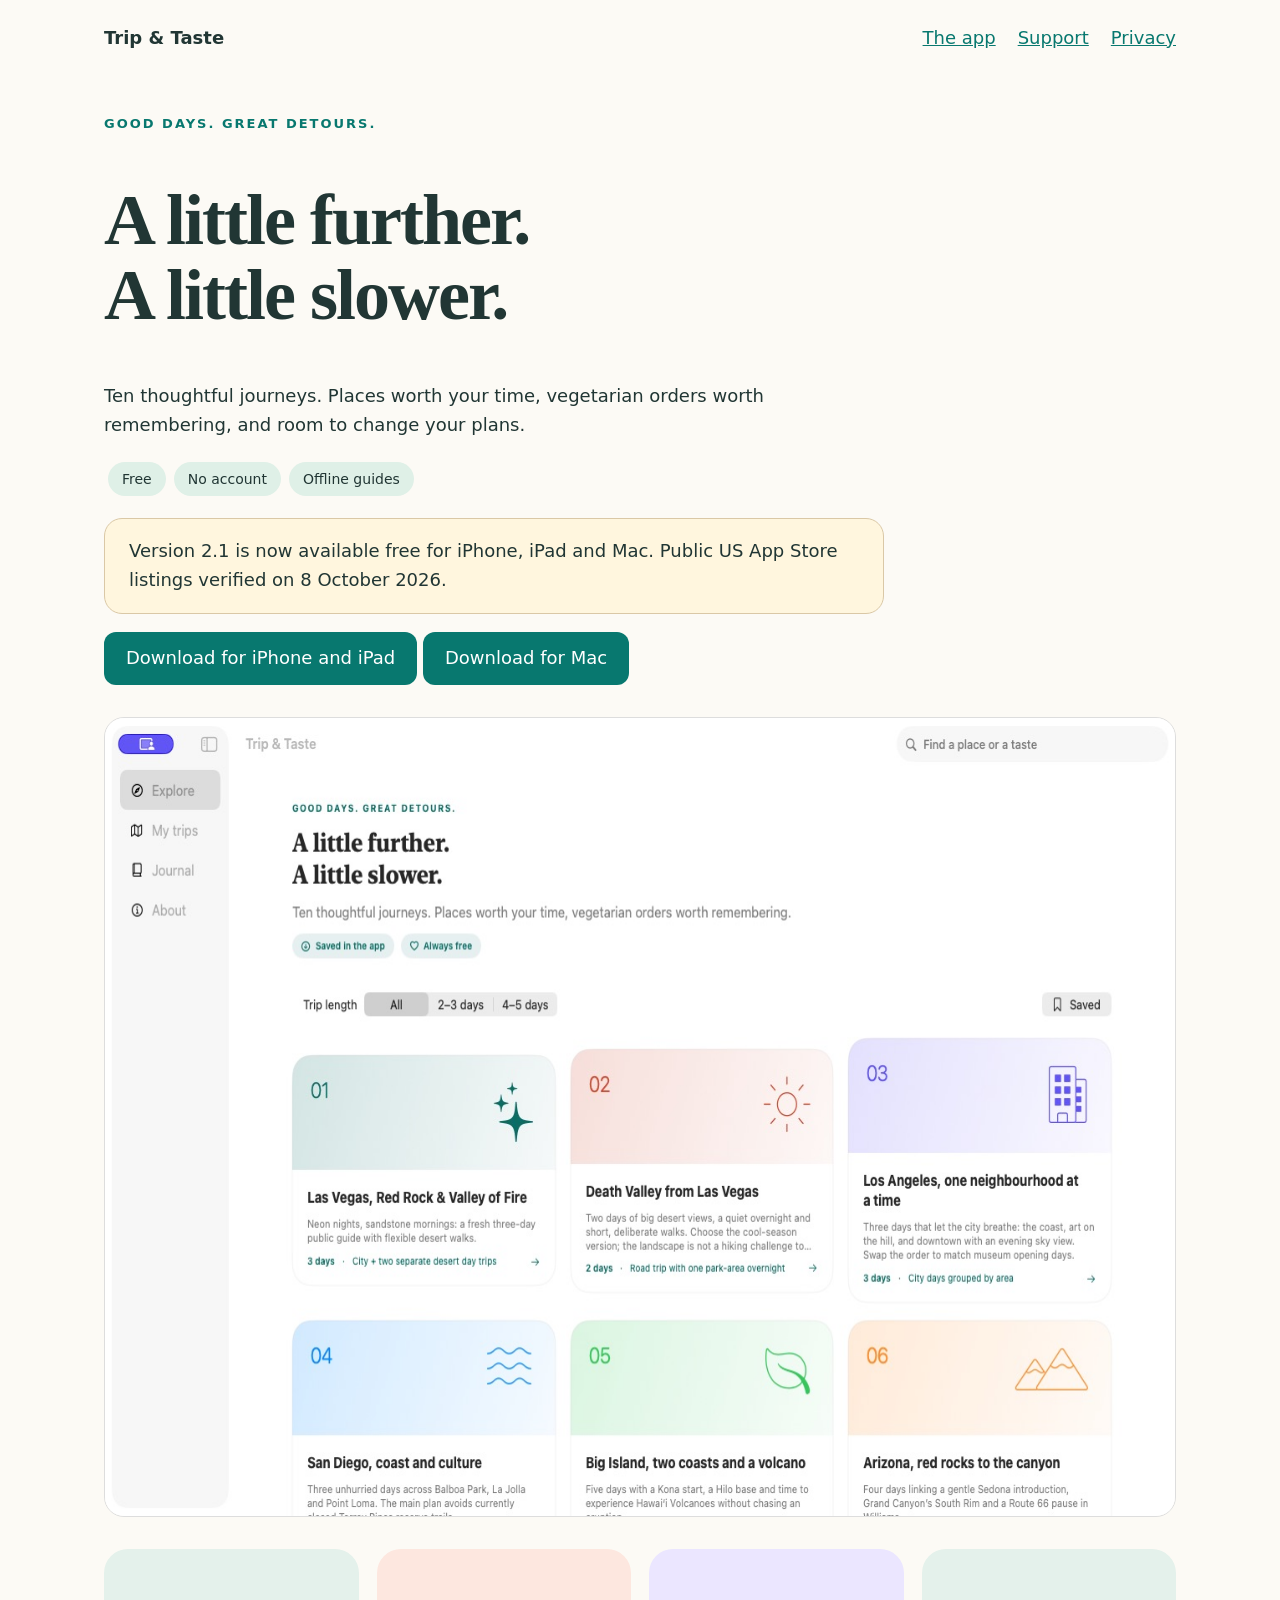
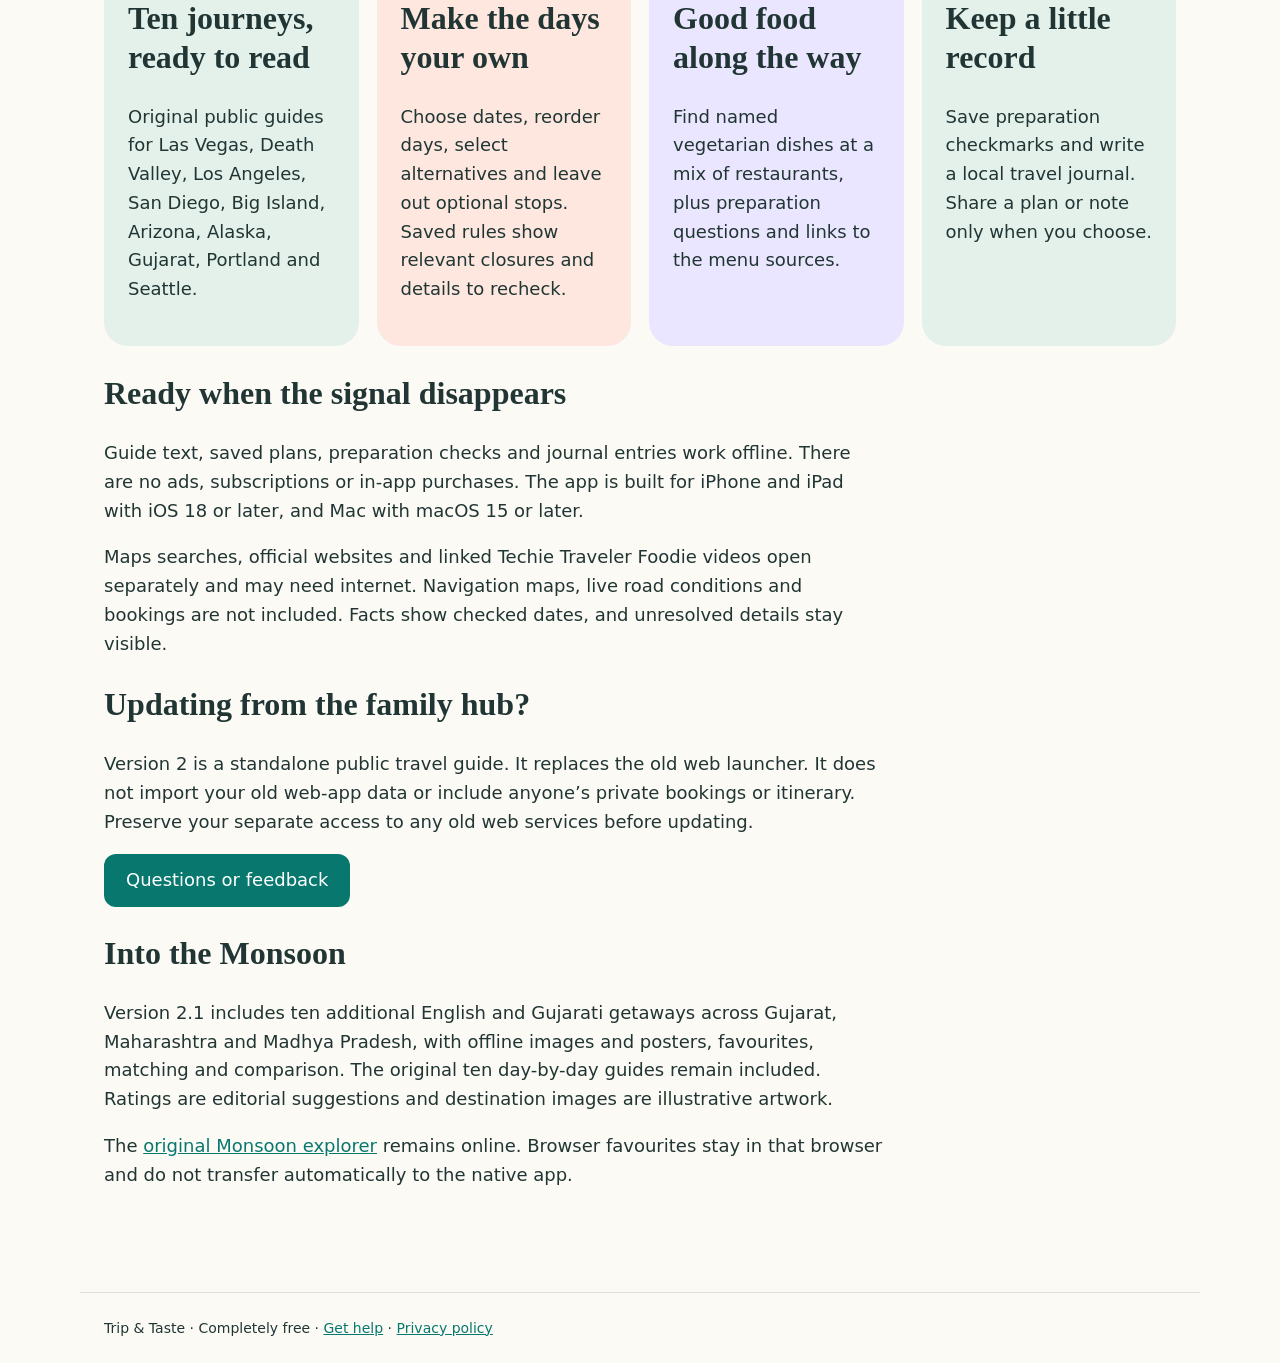
<file: index.html>
<!doctype html><html lang="en"><head><meta charset="utf-8"><meta name="viewport" content="width=device-width,initial-scale=1"><title>A little further. A little slower. · Trip &amp; Taste</title><meta name="description" content="Free offline travel guides, flexible trip plans and vegetarian recommendations for iPhone, iPad and Mac."><link rel="stylesheet" href="style.css"></head><body><header><a class="brand" href="index.html">Trip &amp; Taste</a><nav aria-label="Main"><a href="index.html">The app</a><a href="support.html">Support</a><a href="privacy.html">Privacy</a></nav></header><main><p class="eyebrow">GOOD DAYS. GREAT DETOURS.</p><h1>A little further.<br>A little slower.</h1><p>Ten thoughtful journeys. Places worth your time, vegetarian orders worth remembering, and room to change your plans.</p><p><span class="pill">Free</span><span class="pill">No account</span><span class="pill">Offline guides</span></p><p class="notice">Version 2.1 is now available free for iPhone, iPad and Mac. Public US App Store listings verified on 8 October 2026.</p><p><a class="button" href="https://apps.apple.com/us/app/trip-taste/id6744666016">Download for iPhone and iPad</a> <a class="button" href="https://apps.apple.com/us/app/trip-taste/id6744666016?platform=mac">Download for Mac</a></p><img class="shot" src="explore.jpg" width="1280" height="800" alt="The actual native Mac app showing its colorful destination guide catalog."><div class="grid"><section class="card"><h2>Ten journeys, ready to read</h2><p>Original public guides for Las Vegas, Death Valley, Los Angeles, San Diego, Big Island, Arizona, Alaska, Gujarat, Portland and Seattle.</p></section><section class="card"><h2>Make the days your own</h2><p>Choose dates, reorder days, select alternatives and leave out optional stops. Saved rules show relevant closures and details to recheck.</p></section><section class="card"><h2>Good food along the way</h2><p>Find named vegetarian dishes at a mix of restaurants, plus preparation questions and links to the menu sources.</p></section><section class="card"><h2>Keep a little record</h2><p>Save preparation checkmarks and write a local travel journal. Share a plan or note only when you choose.</p></section></div><h2>Ready when the signal disappears</h2><p>Guide text, saved plans, preparation checks and journal entries work offline. There are no ads, subscriptions or in-app purchases. The app is built for iPhone and iPad with iOS 18 or later, and Mac with macOS 15 or later.</p><p>Maps searches, official websites and linked Techie Traveler Foodie videos open separately and may need internet. Navigation maps, live road conditions and bookings are not included. Facts show checked dates, and unresolved details stay visible.</p><h2>Updating from the family hub?</h2><p>Version 2 is a standalone public travel guide. It replaces the old web launcher. It does not import your old web-app data or include anyone’s private bookings or itinerary. Preserve your separate access to any old web services before updating.</p><a class="button" href="support.html">Questions or feedback</a><section id="monsoon"><h2>Into the Monsoon</h2><p>Version 2.1 includes ten additional English and Gujarati getaways across Gujarat, Maharashtra and Madhya Pradesh, with offline images and posters, favourites, matching and comparison. The original ten day-by-day guides remain included. Ratings are editorial suggestions and destination images are illustrative artwork.</p><p>The <a href="https://into-the-monsoon.parastarwars2022.chatgpt.site">original Monsoon explorer</a> remains online. Browser favourites stay in that browser and do not transfer automatically to the native app.</p></section></main><footer>Trip &amp; Taste · Completely free · <a href="support.html">Get help</a> · <a href="privacy.html">Privacy policy</a></footer></body></html>
</file>
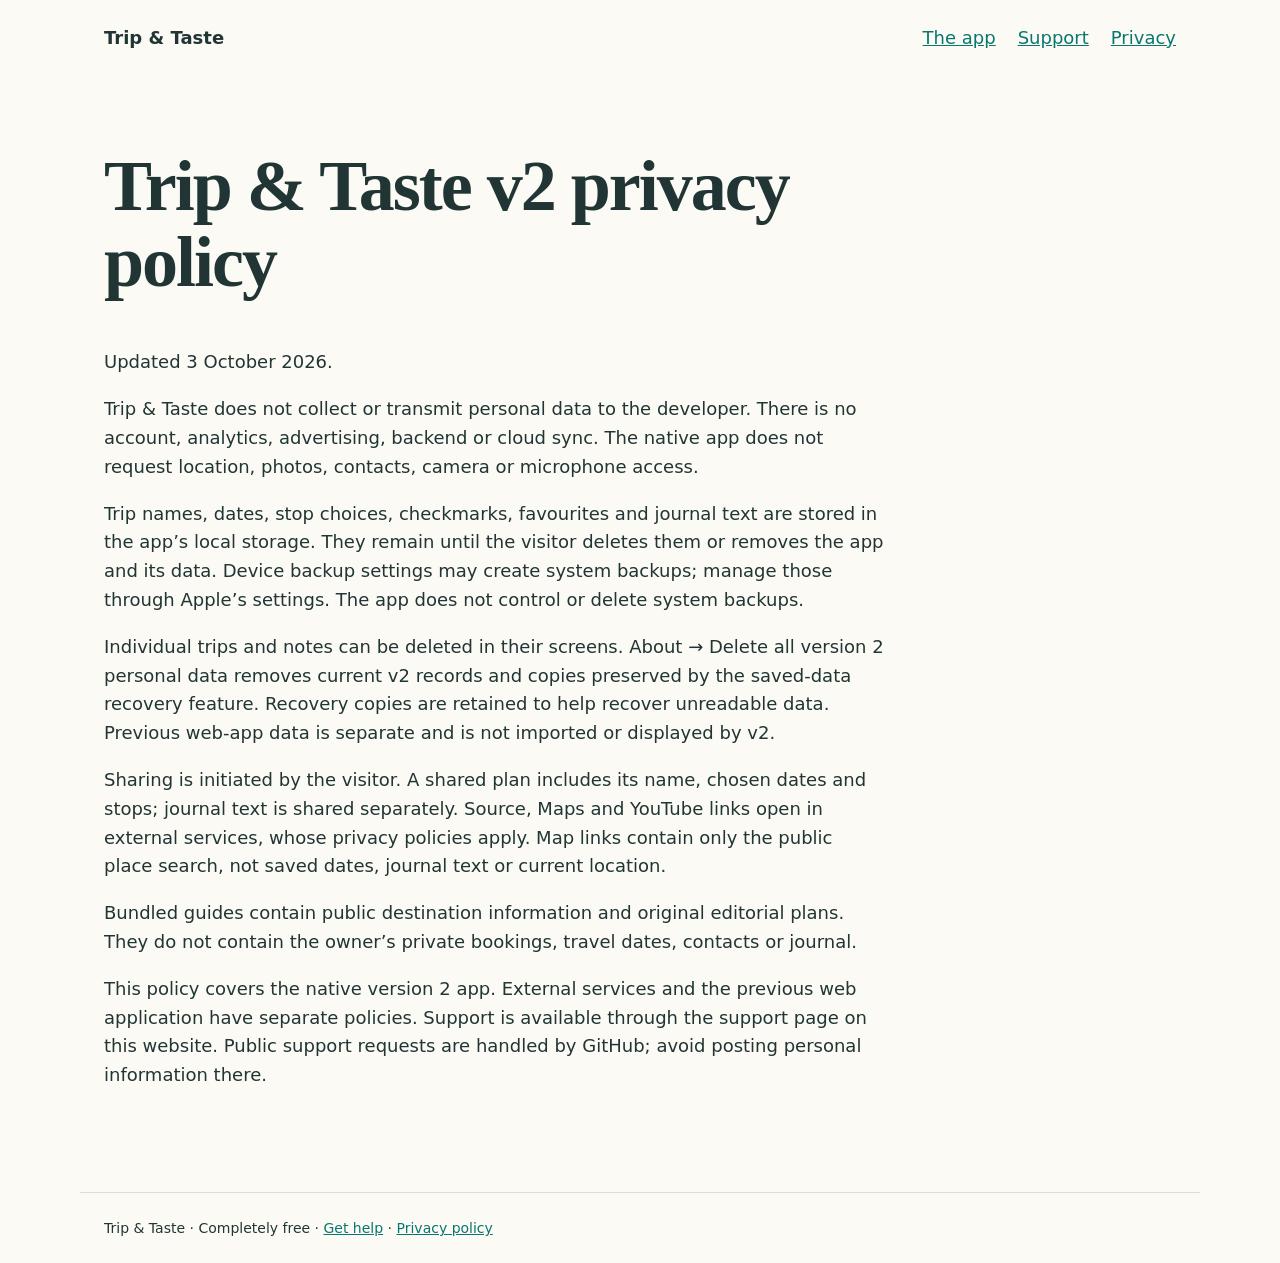
<file: privacy.html>
<!doctype html><html lang="en"><head><meta charset="utf-8"><meta name="viewport" content="width=device-width,initial-scale=1"><title>Privacy · Trip &amp; Taste</title><meta name="description" content="Free offline travel guides, flexible trip plans and vegetarian recommendations for iPhone, iPad and Mac."><link rel="stylesheet" href="style.css"></head><body><header><a class="brand" href="index.html">Trip &amp; Taste</a><nav aria-label="Main"><a href="index.html">The app</a><a href="support.html">Support</a><a href="privacy.html">Privacy</a></nav></header><main><h1>Trip &amp; Taste v2 privacy policy</h1><p>Updated 3 October 2026.</p><p>Trip &amp; Taste does not collect or transmit personal data to the developer. There is no account, analytics, advertising, backend or cloud sync. The native app does not request location, photos, contacts, camera or microphone access.</p><p>Trip names, dates, stop choices, checkmarks, favourites and journal text are stored in the app’s local storage. They remain until the visitor deletes them or removes the app and its data. Device backup settings may create system backups; manage those through Apple’s settings. The app does not control or delete system backups.</p><p>Individual trips and notes can be deleted in their screens. About → Delete all version 2 personal data removes current v2 records and copies preserved by the saved-data recovery feature. Recovery copies are retained to help recover unreadable data. Previous web-app data is separate and is not imported or displayed by v2.</p><p>Sharing is initiated by the visitor. A shared plan includes its name, chosen dates and stops; journal text is shared separately. Source, Maps and YouTube links open in external services, whose privacy policies apply. Map links contain only the public place search, not saved dates, journal text or current location.</p><p>Bundled guides contain public destination information and original editorial plans. They do not contain the owner’s private bookings, travel dates, contacts or journal.</p><p>This policy covers the native version 2 app. External services and the previous web application have separate policies. Support is available through the support page on this website. Public support requests are handled by GitHub; avoid posting personal information there.
</p></main><footer>Trip &amp; Taste · Completely free · <a href="support.html">Get help</a> · <a href="privacy.html">Privacy policy</a></footer></body></html>
</file>
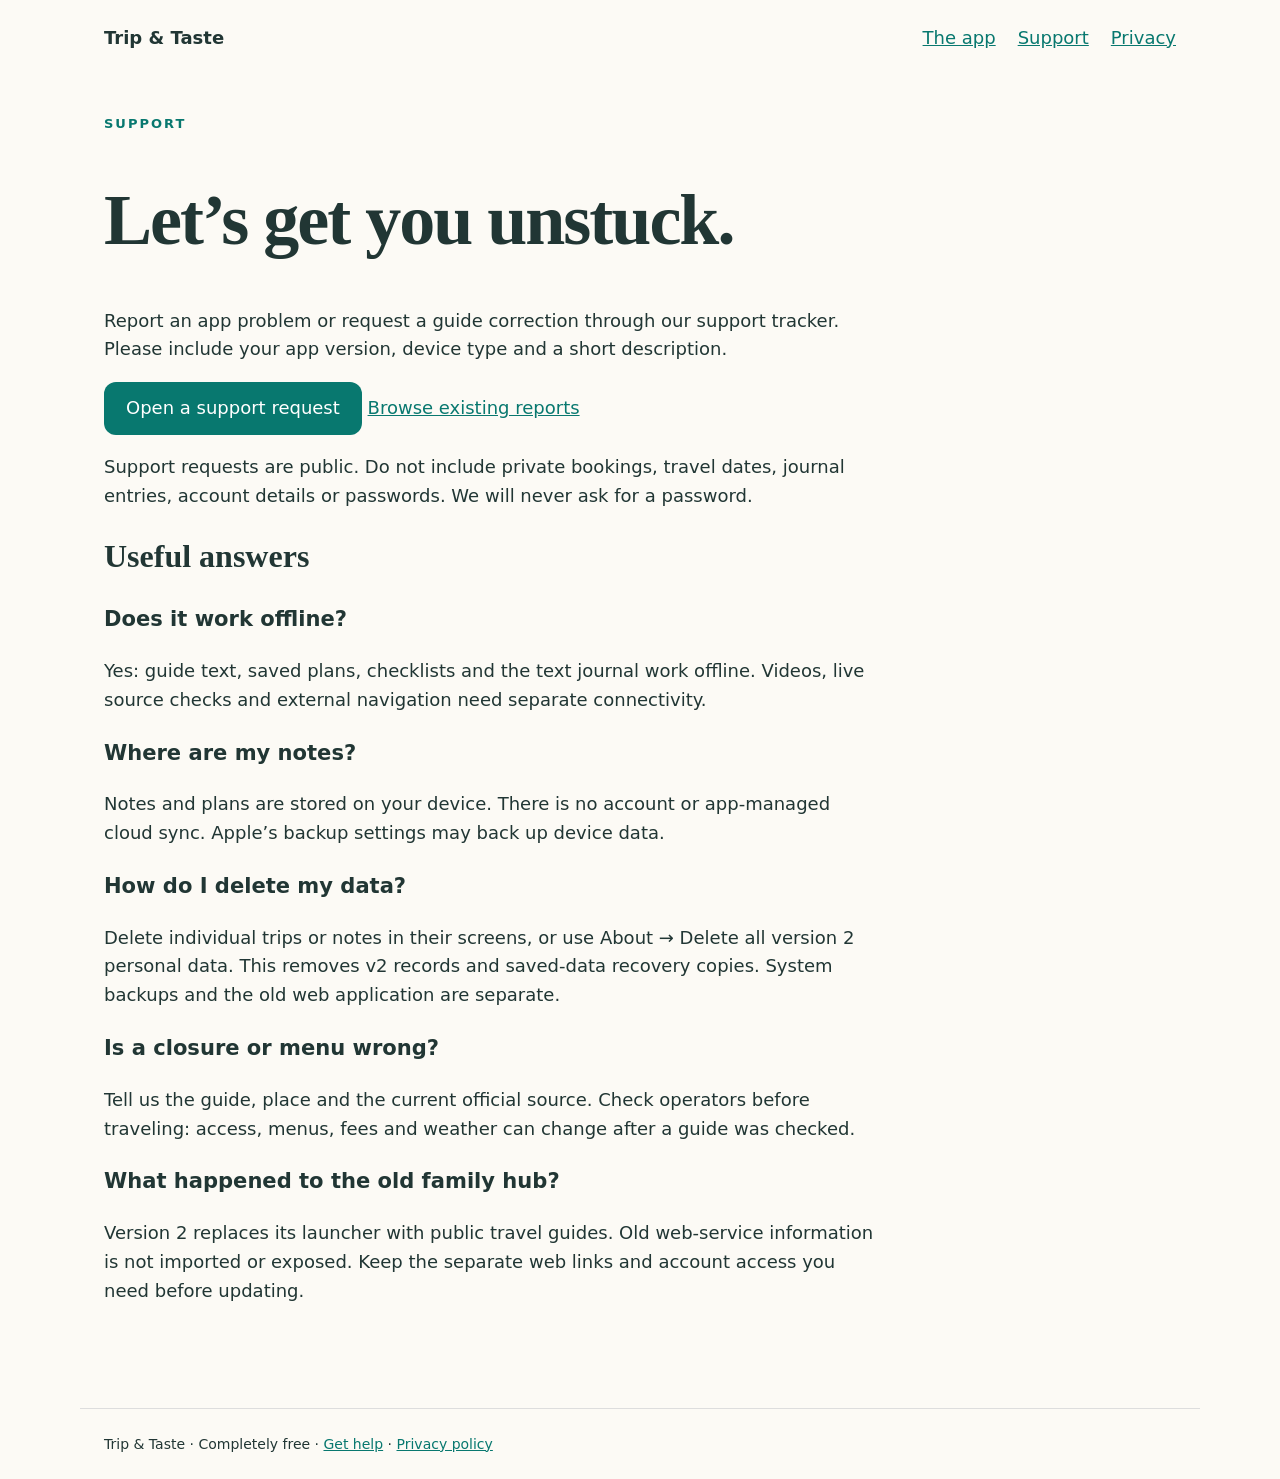
<file: support.html>
<!doctype html><html lang="en"><head><meta charset="utf-8"><meta name="viewport" content="width=device-width,initial-scale=1"><title>Support · Trip &amp; Taste</title><meta name="description" content="Free offline travel guides, flexible trip plans and vegetarian recommendations for iPhone, iPad and Mac."><link rel="stylesheet" href="style.css"></head><body><header><a class="brand" href="index.html">Trip &amp; Taste</a><nav aria-label="Main"><a href="index.html">The app</a><a href="support.html">Support</a><a href="privacy.html">Privacy</a></nav></header><main><p class="eyebrow">SUPPORT</p><h1>Let’s get you unstuck.</h1><p>Report an app problem or request a guide correction through our support tracker. Please include your app version, device type and a short description.</p><p><a class="button" href="https://github.com/pstarwars2026/trip-taste/issues/new/choose">Open a support request</a> <a href="https://github.com/pstarwars2026/trip-taste/issues">Browse existing reports</a></p><p>Support requests are public. Do not include private bookings, travel dates, journal entries, account details or passwords. We will never ask for a password.</p><h2>Useful answers</h2><h3>Does it work offline?</h3><p>Yes: guide text, saved plans, checklists and the text journal work offline. Videos, live source checks and external navigation need separate connectivity.</p><h3>Where are my notes?</h3><p>Notes and plans are stored on your device. There is no account or app-managed cloud sync. Apple’s backup settings may back up device data.</p><h3>How do I delete my data?</h3><p>Delete individual trips or notes in their screens, or use About → Delete all version 2 personal data. This removes v2 records and saved-data recovery copies. System backups and the old web application are separate.</p><h3>Is a closure or menu wrong?</h3><p>Tell us the guide, place and the current official source. Check operators before traveling: access, menus, fees and weather can change after a guide was checked.</p><h3>What happened to the old family hub?</h3><p>Version 2 replaces its launcher with public travel guides. Old web-service information is not imported or exposed. Keep the separate web links and account access you need before updating.</p></main><footer>Trip &amp; Taste · Completely free · <a href="support.html">Get help</a> · <a href="privacy.html">Privacy policy</a></footer></body></html>
</file>
<file: style.css>
*{box-sizing:border-box}body{margin:0;background:#fcfaf5;color:#213634;font:18px/1.6 system-ui,sans-serif}a{color:#08786f}header,main,footer{max-width:1120px;margin:auto;padding:24px}header{display:flex;align-items:center;justify-content:space-between;gap:20px}nav{display:flex;gap:22px}h1{font:700 clamp(40px,6vw,72px)/1.05 Georgia,serif;letter-spacing:-2px;max-width:800px}h2{font:700 32px/1.2 Georgia,serif}p{max-width:780px}.eyebrow{font-size:13px;font-weight:750;letter-spacing:2px;color:#08786f}.pill{display:inline-block;padding:6px 14px;margin:4px;background:#dff0e7;border-radius:99px;font-size:14px}.notice{padding:18px 24px;border:1px solid #dac8a6;border-radius:18px;background:#fff6de}.grid{display:grid;grid-template-columns:repeat(auto-fit,minmax(240px,1fr));gap:18px;margin:28px 0}.card{padding:24px;background:#e4f1eb;border-radius:24px}.card:nth-child(3n+2){background:#fde7df}.card:nth-child(3n){background:#ebe6ff}.shot{width:100%;border:1px solid #ddd;border-radius:20px;display:block;margin:32px 0}.button{display:inline-block;padding:12px 22px;border-radius:12px;background:#08786f;color:white;text-decoration:none}.brand{font-weight:750;text-decoration:none;color:inherit}footer{font-size:14px;border-top:1px solid #ddd;margin-top:60px}li{margin:10px 0}:focus-visible{outline:3px solid #d34f2f;outline-offset:5px}@media(max-width:600px){header{align-items:flex-start;flex-direction:column}header,main,footer{padding:20px}h1{letter-spacing:-1px}}
</file>
